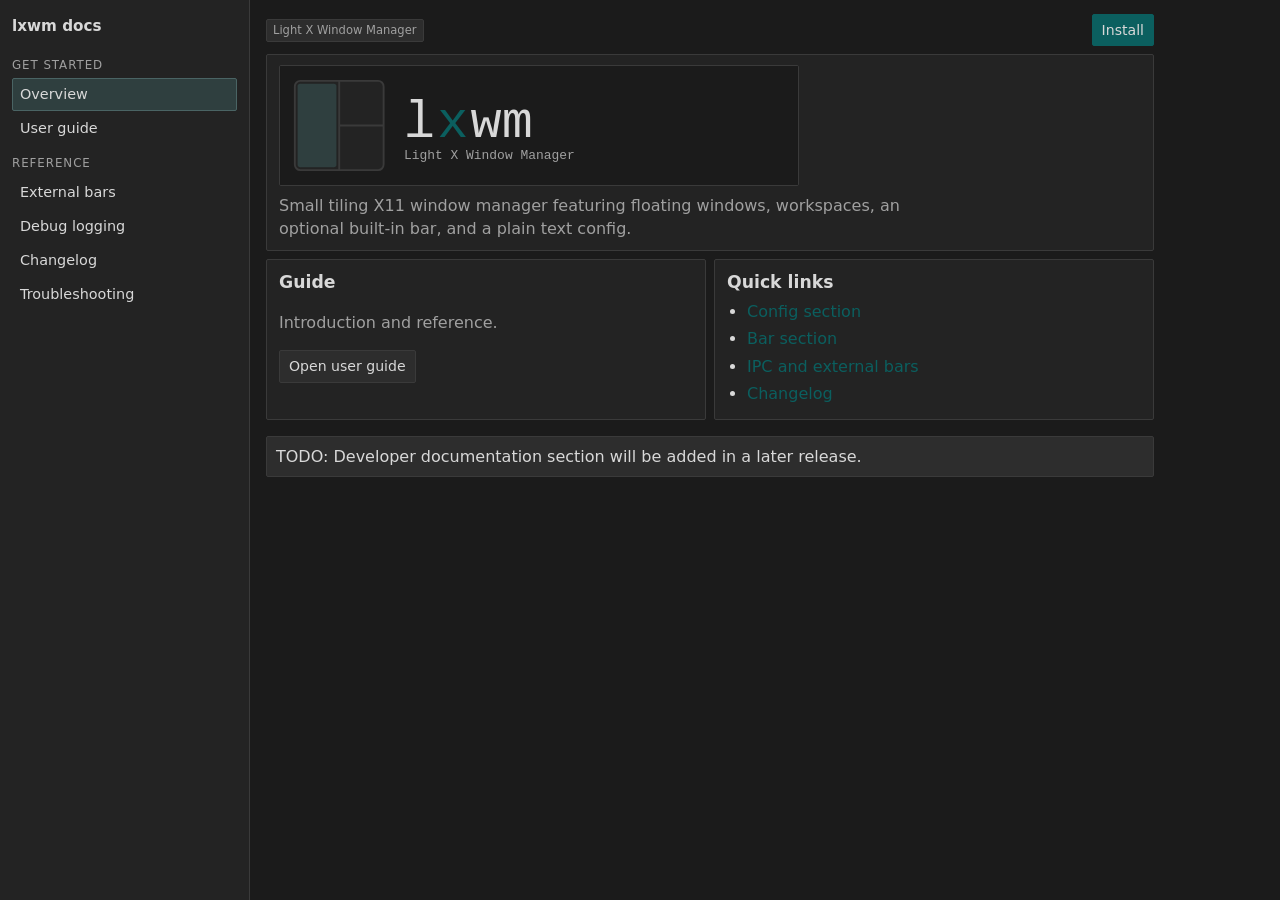
<file: docs/index.html>
<!DOCTYPE html>
<html lang="en">

<head>
  <meta charset="utf-8" />
  <meta name="viewport" content="width=device-width, initial-scale=1" />
  <title>Docs - lxwm</title>
  <link rel="stylesheet" href="style.css" />
  <link rel="icon" type="image/svg+xml" href="assets/logo/favicon.svg" />
</head>

<body>
  <main class="docs-shell">
    <aside class="sidebar">
      <a class="brand" href="index.html">lxwm docs</a>

      <div class="nav-group">
        <p class="nav-title">Get started</p>
        <ul class="nav-list">
          <li><a class="nav-link active" href="index.html">Overview</a></li>
          <li><a class="nav-link" href="guide/user-guide.html">User guide</a></li>
        </ul>
      </div>

      <div class="nav-group">
        <p class="nav-title">Reference</p>
        <ul class="nav-list">
          <li><a class="nav-link" href="guide/external-bars.html">External bars</a></li>
          <li><a class="nav-link" href="guide/debug-logging.html">Debug logging</a></li>
          <li><a class="nav-link" href="guide/changelog.html">Changelog</a></li>
          <li><a class="nav-link" href="guide/09-troubleshooting.html">Troubleshooting</a></li>
        </ul>
      </div>
    </aside>

    <section class="content">
      <div class="topline">
        <span class="chip">Light X Window Manager</span>
        <a class="btn primary" href="guide/user-guide.html#install">Install</a>
      </div>

      <section class="hero">
        <img class="hero-banner" src="assets/logo/banner.svg" alt="lxwm banner logo" />
        <p>
          Small tiling X11 window manager featuring floating windows, workspaces, an optional built-in bar, and a plain
          text config.
        </p>
      </section>

      <section class="grid-2">
        <article class="card">
          <h2>Guide</h2>
          <p class="muted">Introduction and reference.</p>
          <p><a class="btn" href="guide/user-guide.html">Open user guide</a></p>
        </article>

        <article class="card">
          <h2>Quick links</h2>
          <ul class="list">
            <li><a href="guide/user-guide.html#config">Config section</a></li>
            <li><a href="guide/user-guide.html#bar">Bar section</a></li>
            <li><a href="guide/external-bars.html">IPC and external bars</a></li>
            <li><a href="guide/changelog.html">Changelog</a></li>
          </ul>
        </article>
      </section>

      <div class="note">TODO: Developer documentation section will be added in a later release.</div>
    </section>
  </main>
</body>

</html>
</file>
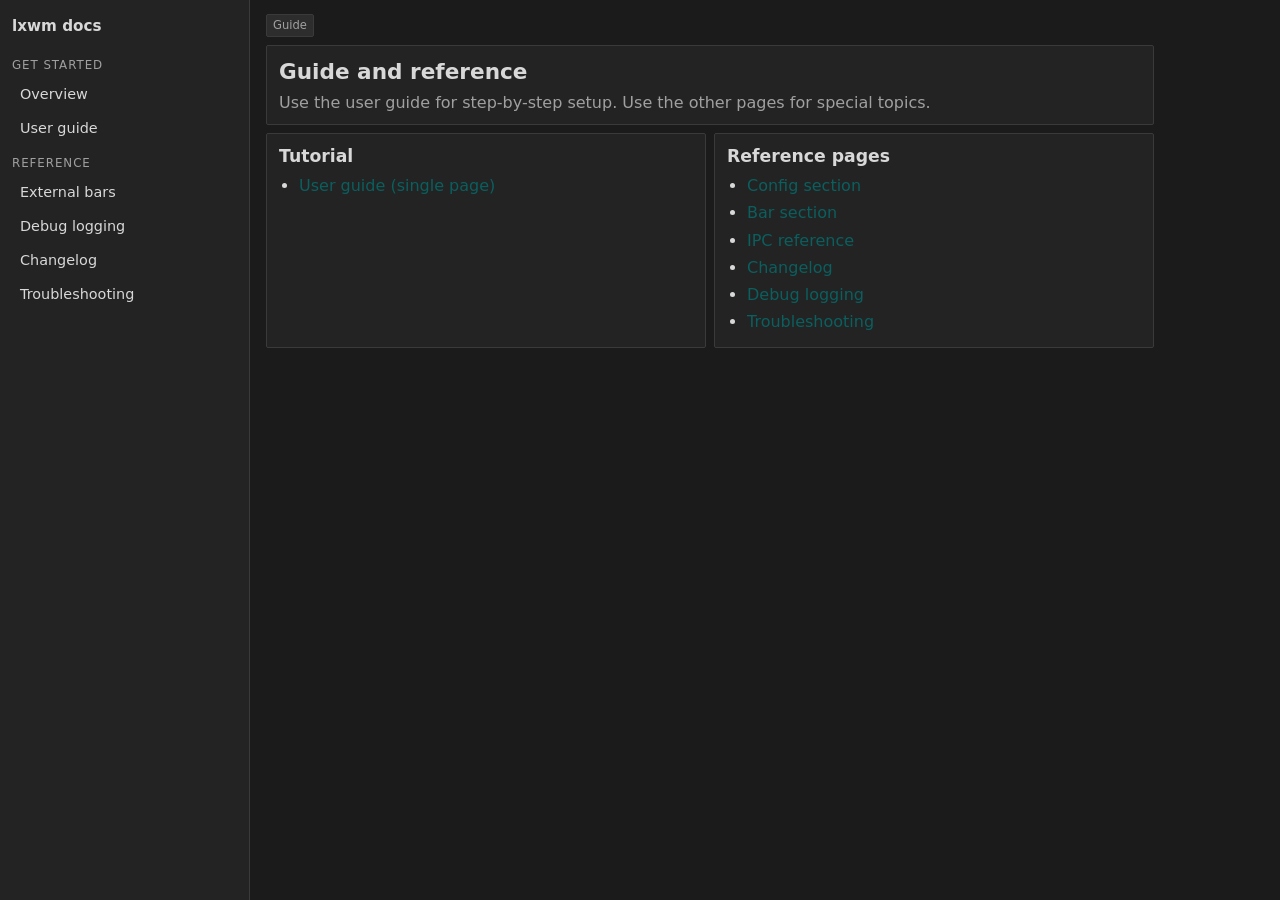
<file: docs/guide/index.html>
<!DOCTYPE html>
<html lang="en">

<head>
  <meta charset="utf-8">
  <meta name="viewport" content="width=device-width, initial-scale=1">
  <title>Docs - lxwm</title>
  <link rel="stylesheet" href="../style.css">
  <link rel="icon" type="image/svg+xml" href="../assets/logo/favicon.svg">
</head>

<body>
  <main class="docs-shell">
    <aside class="sidebar"><a class="brand" href="../index.html">lxwm docs</a>

      <div class="nav-group">
        <p class="nav-title">Get started</p>
        <ul class="nav-list">
          <li><a class="nav-link" href="../index.html">Overview</a></li>
          <li><a class="nav-link" href="user-guide.html">User guide</a></li>
        </ul>
      </div>

      <div class="nav-group">
        <p class="nav-title">Reference</p>
        <ul class="nav-list">
          <li><a class="nav-link" href="external-bars.html">External bars</a></li>
          <li><a class="nav-link" href="debug-logging.html">Debug logging</a></li>
          <li><a class="nav-link" href="changelog.html">Changelog</a></li>
          <li><a class="nav-link" href="09-troubleshooting.html">Troubleshooting</a></li>
        </ul>
      </div>
    </aside>
    <section class="content">
      <div class="topline"><span class="chip">Guide</span></div>

      <section class="hero">
        <h1>Guide and reference</h1>
        <p>Use the user guide for step-by-step setup. Use the other pages for special topics.</p>
      </section>
      <section class="grid-2">
        <article class="card">
          <h2>Tutorial</h2>
          <ul class="list">
            <li><a href="user-guide.html">User guide (single page)</a></li>
          </ul>
        </article>
        <article class="card">
          <h2>Reference pages</h2>
          <ul class="list">
            <li><a href="user-guide.html#config">Config section</a></li>
            <li><a href="user-guide.html#bar">Bar section</a></li>
            <li><a href="external-bars.html">IPC reference</a></li>
            <li><a href="changelog.html">Changelog</a></li>
            <li><a href="debug-logging.html">Debug logging</a></li>
            <li><a href="09-troubleshooting.html">Troubleshooting</a></li>
          </ul>
        </article>
      </section>
    </section>
  </main>
</body>

</html>
</file>
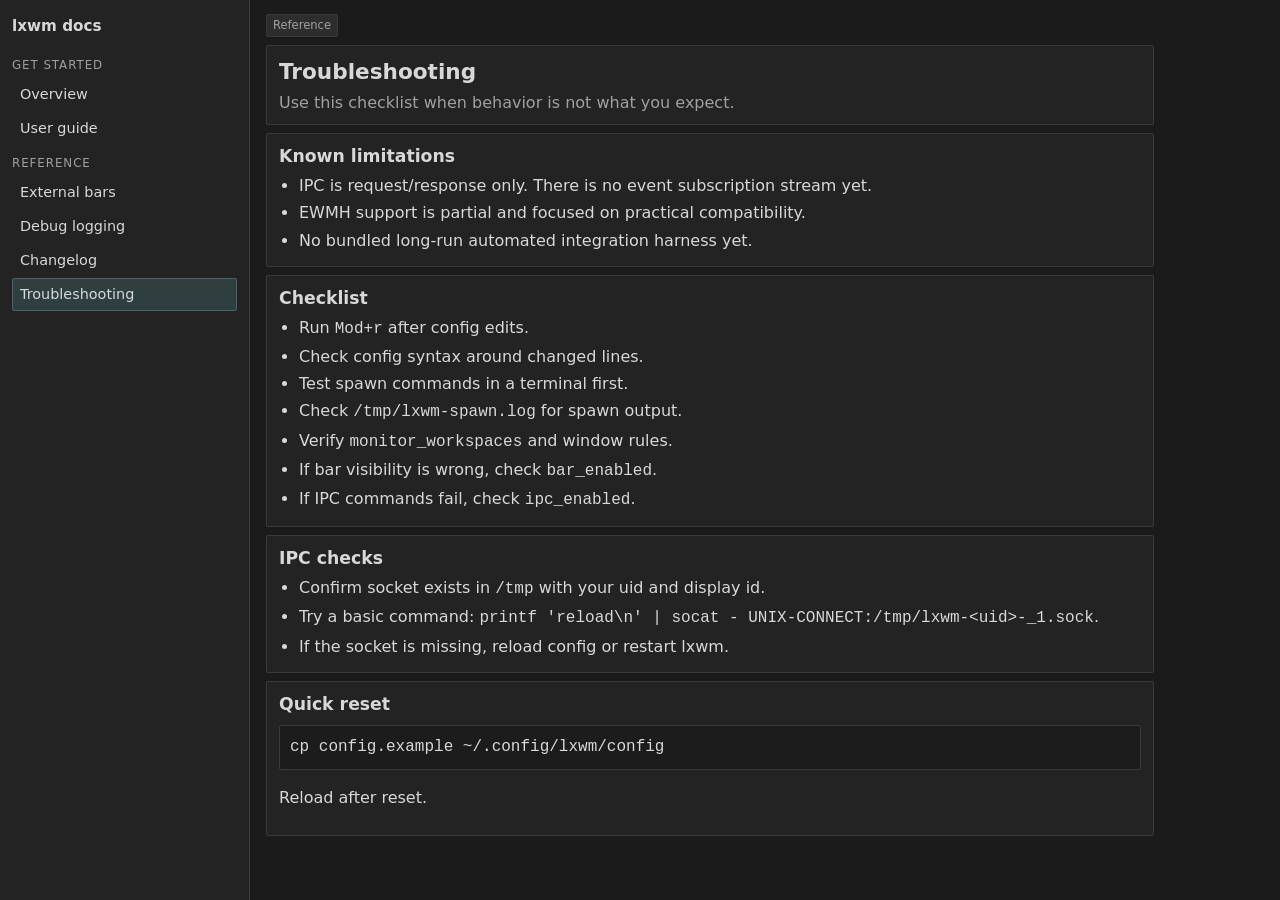
<file: docs/guide/09-troubleshooting.html>
<!DOCTYPE html>
<html lang="en">

<head>
  <meta charset="utf-8">
  <meta name="viewport" content="width=device-width, initial-scale=1">
  <title>Troubleshooting - lxwm</title>
  <link rel="stylesheet" href="../style.css">
  <link rel="icon" type="image/svg+xml" href="../assets/logo/favicon.svg">
</head>

<body>
  <main class="docs-shell">
    <aside class="sidebar"><a class="brand" href="../index.html">lxwm docs</a>
      <div class="nav-group">
        <p class="nav-title">Get started</p>
        <ul class="nav-list">
          <li><a class="nav-link" href="../index.html">Overview</a></li>
          <li><a class="nav-link" href="user-guide.html">User guide</a></li>
        </ul>
      </div>
      <div class="nav-group">
        <p class="nav-title">Reference</p>
        <ul class="nav-list">
          <li><a class="nav-link" href="external-bars.html">External bars</a></li>
          <li><a class="nav-link" href="debug-logging.html">Debug logging</a></li>
          <li><a class="nav-link" href="changelog.html">Changelog</a></li>
          <li><a class="nav-link active" href="09-troubleshooting.html">Troubleshooting</a></li>
        </ul>
      </div>
    </aside>
    <section class="content">
      <div class="topline"><span class="chip">Reference</span></div>
      <section class="hero">
        <h1>Troubleshooting</h1>
        <p>Use this checklist when behavior is not what you expect.</p>
      </section>
      <section class="section" id="known-limits">
        <h2>Known limitations</h2>
        <ul class="list">
          <li>IPC is request/response only. There is no event subscription stream yet.</li>
          <li>EWMH support is partial and focused on practical compatibility.</li>
          <li>No bundled long-run automated integration harness yet.</li>
        </ul>
      </section>
      <section class="section">
        <h2>Checklist</h2>
        <ul class="list">
          <li>Run <code>Mod+r</code> after config edits.</li>
          <li>Check config syntax around changed lines.</li>
          <li>Test spawn commands in a terminal first.</li>
          <li>Check <code>/tmp/lxwm-spawn.log</code> for spawn output.</li>
          <li>Verify <code>monitor_workspaces</code> and window rules.</li>
          <li>If bar visibility is wrong, check <code>bar_enabled</code>.</li>
          <li>If IPC commands fail, check <code>ipc_enabled</code>.</li>
        </ul>
      </section>
      <section class="section">
        <h2>IPC checks</h2>
        <ul class="list">
          <li>Confirm socket exists in <code>/tmp</code> with your uid and display id.</li>
          <li>Try a basic command: <code>printf 'reload\n' | socat - UNIX-CONNECT:/tmp/lxwm-&lt;uid&gt;-_1.sock</code>.
          </li>
          <li>If the socket is missing, reload config or restart lxwm.</li>
        </ul>
      </section>
      <section class="section">
        <h2>Quick reset</h2>
        <pre><code>cp config.example ~/.config/lxwm/config</code></pre>
        <p>Reload after reset.</p>
      </section>
    </section>
  </main>
</body>

</html>
</file>
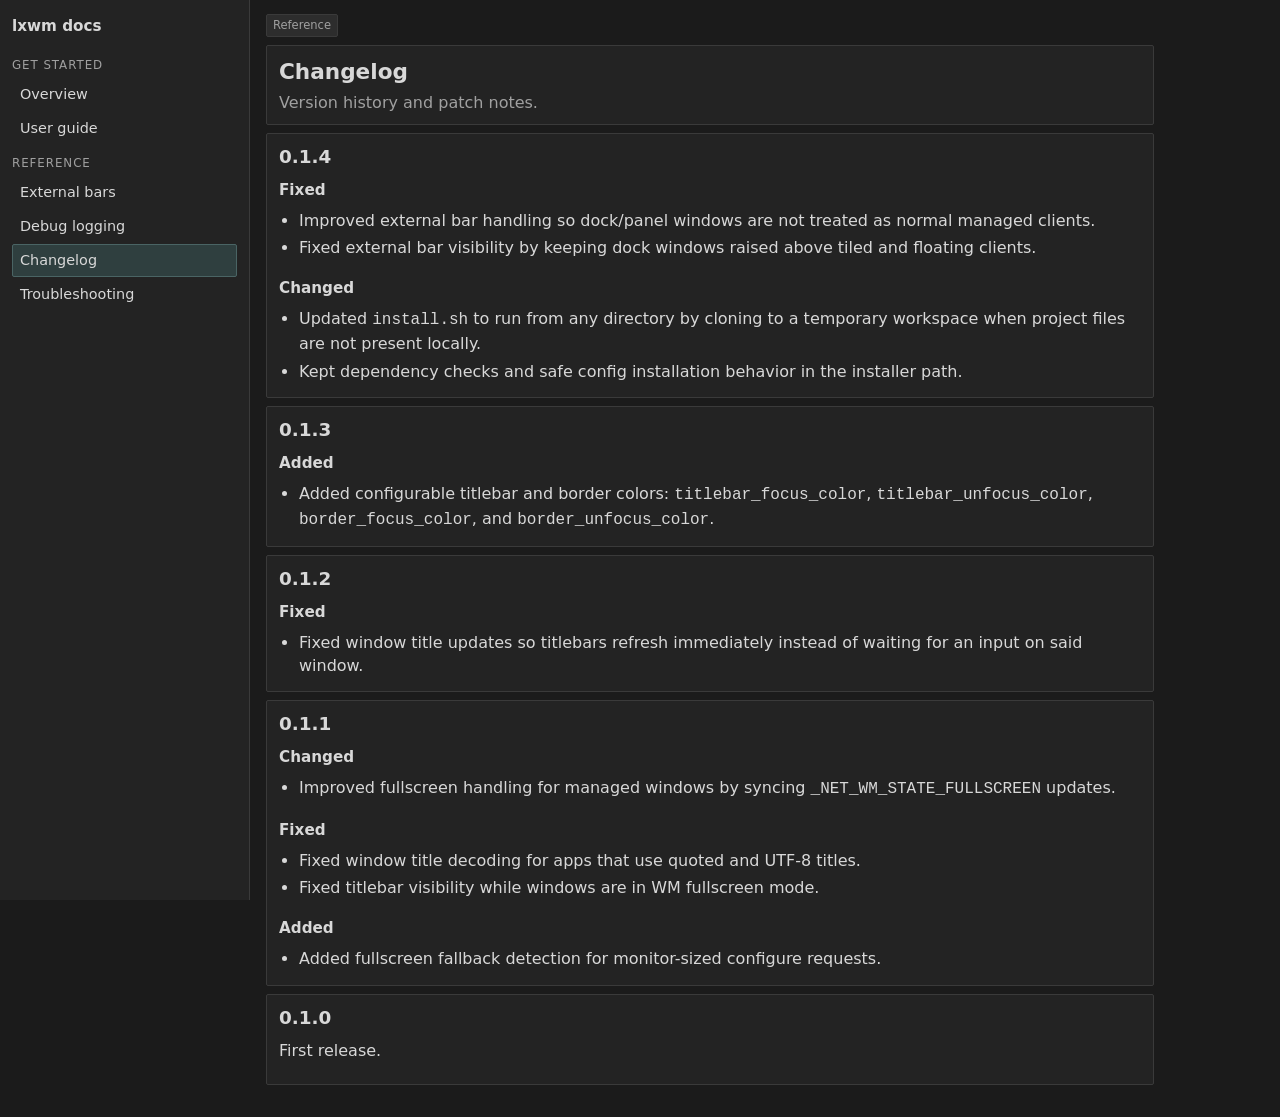
<file: docs/guide/changelog.html>
<!DOCTYPE html>
<html lang="en">

<head>
  <meta charset="utf-8">
  <meta name="viewport" content="width=device-width, initial-scale=1">
  <title>Changelog - lxwm</title>
  <link rel="stylesheet" href="../style.css">
  <link rel="icon" type="image/svg+xml" href="../assets/logo/favicon.svg">
</head>

<body>
  <main class="docs-shell">
    <aside class="sidebar"><a class="brand" href="../index.html">lxwm docs</a>

      <div class="nav-group">
        <p class="nav-title">Get started</p>
        <ul class="nav-list">
          <li><a class="nav-link" href="../index.html">Overview</a></li>
          <li><a class="nav-link" href="user-guide.html">User guide</a></li>
        </ul>
      </div>

      <div class="nav-group">
        <p class="nav-title">Reference</p>
        <ul class="nav-list">
          <li><a class="nav-link" href="external-bars.html">External bars</a></li>
          <li><a class="nav-link" href="debug-logging.html">Debug logging</a></li>
          <li><a class="nav-link active" href="changelog.html">Changelog</a></li>
          <li><a class="nav-link" href="09-troubleshooting.html">Troubleshooting</a></li>
        </ul>
      </div>
    </aside>
    <section class="content">
      <div class="topline">
        <span class="chip">Reference</span>
      </div>

      <section class="hero">
        <h1>Changelog</h1>
        <p>Version history and patch notes.</p>
      </section>
      <section class="section release-notes">
        <h2>0.1.4</h2>
        <h3>Fixed</h3>
        <ul class="list">
          <li>Improved external bar handling so dock/panel windows are not treated as normal managed clients.</li>
          <li>Fixed external bar visibility by keeping dock windows raised above tiled and floating clients.</li>
        </ul>
        <h3>Changed</h3>
        <ul class="list">
          <li>Updated <code>install.sh</code> to run from any directory by cloning to a temporary workspace when project files are not present locally.</li>
          <li>Kept dependency checks and safe config installation behavior in the installer path.</li>
        </ul>
      </section>
      <section class="section release-notes">
        <h2>0.1.3</h2>
        <h3>Added</h3>
        <ul class="list">
          <li>Added configurable titlebar and border colors: <code>titlebar_focus_color</code>,
            <code>titlebar_unfocus_color</code>, <code>border_focus_color</code>, and
            <code>border_unfocus_color</code>.
          </li>
        </ul>
      </section>
      <section class="section release-notes">
        <h2>0.1.2</h2>
        <h3>Fixed</h3>
        <ul class="list">
          <li>Fixed window title updates so titlebars refresh immediately instead of waiting for an input on said
            window.</li>
        </ul>
      </section>
      <section class="section release-notes">
        <h2>0.1.1</h2>
        <h3>Changed</h3>
        <ul class="list">
          <li>Improved fullscreen handling for managed windows by syncing <code>_NET_WM_STATE_FULLSCREEN</code> updates.
          </li>
        </ul>
        <h3>Fixed</h3>
        <ul class="list">
          <li>Fixed window title decoding for apps that use quoted and UTF-8 titles.</li>
          <li>Fixed titlebar visibility while windows are in WM fullscreen mode.</li>
        </ul>
        <h3>Added</h3>
        <ul class="list">
          <li>Added fullscreen fallback detection for monitor-sized configure requests.</li>
        </ul>
      </section>
      <section class="section release-notes">
        <h2>0.1.0</h2>
        <p>First release.</p>
      </section>
    </section>
  </main>
</body>

</html>
</file>
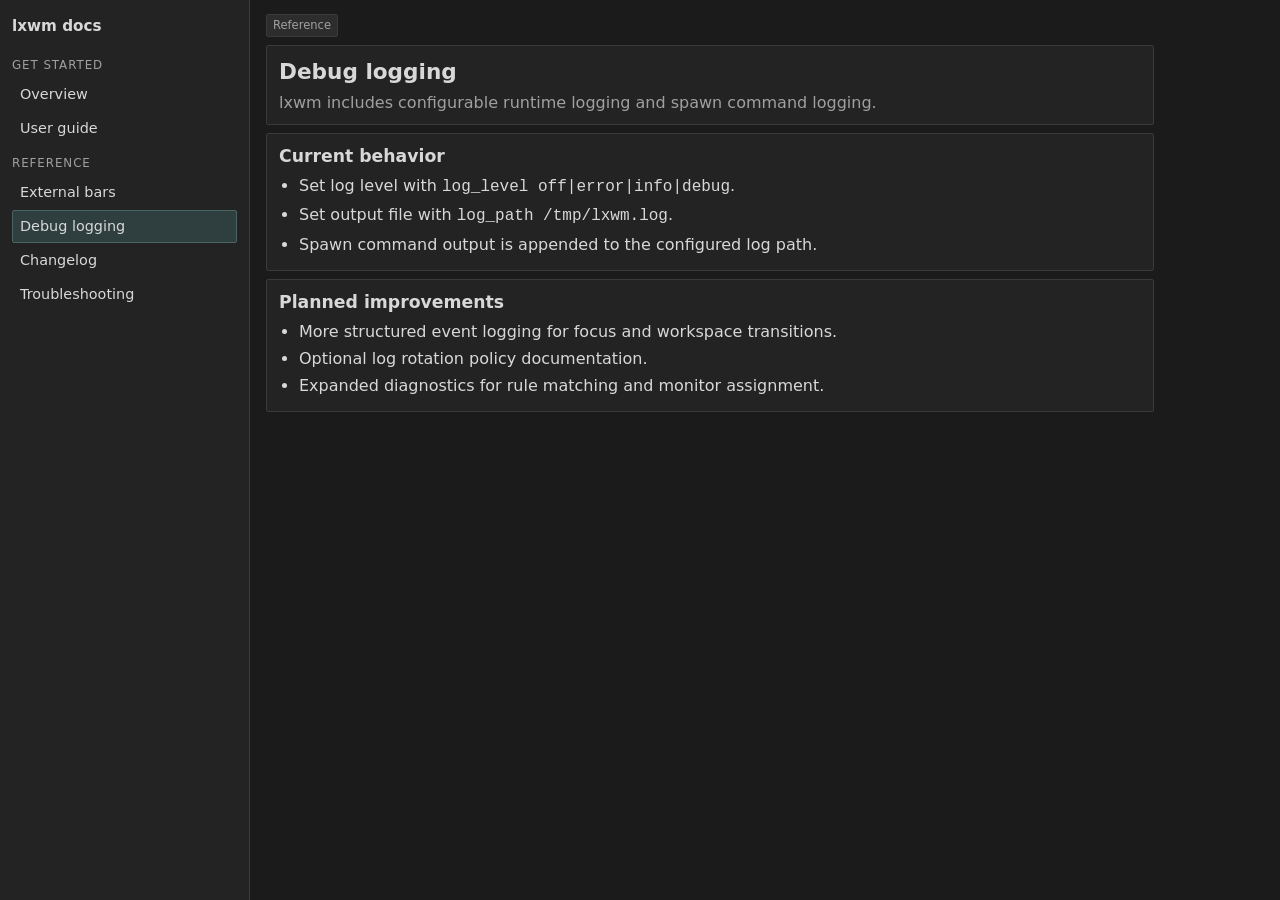
<file: docs/guide/debug-logging.html>
<!DOCTYPE html>
<html lang="en">

<head>
  <meta charset="utf-8">
  <meta name="viewport" content="width=device-width, initial-scale=1">
  <title>Debug logging - lxwm</title>
  <link rel="stylesheet" href="../style.css">
  <link rel="icon" type="image/svg+xml" href="../assets/logo/favicon.svg">
</head>

<body>
  <main class="docs-shell">
    <aside class="sidebar"><a class="brand" href="../index.html">lxwm docs</a>

      <div class="nav-group">
        <p class="nav-title">Get started</p>
        <ul class="nav-list">
          <li><a class="nav-link" href="../index.html">Overview</a></li>
          <li><a class="nav-link" href="user-guide.html">User guide</a></li>
        </ul>
      </div>

      <div class="nav-group">
        <p class="nav-title">Reference</p>
        <ul class="nav-list">
          <li><a class="nav-link" href="external-bars.html">External bars</a></li>
          <li><a class="nav-link active" href="debug-logging.html">Debug logging</a></li>
          <li><a class="nav-link" href="changelog.html">Changelog</a></li>
          <li><a class="nav-link" href="09-troubleshooting.html">Troubleshooting</a></li>
        </ul>
      </div>
    </aside>
    <section class="content">
      <div class="topline"><span class="chip">Reference</span></div>

      <section class="hero">
        <h1>Debug logging</h1>
        <p>lxwm includes configurable runtime logging and spawn command logging.</p>
      </section>
      <section class="section">
        <h2>Current behavior</h2>
        <ul class="list">
          <li>Set log level with <code>log_level off|error|info|debug</code>.</li>
          <li>Set output file with <code>log_path /tmp/lxwm.log</code>.</li>
          <li>Spawn command output is appended to the configured log path.</li>
        </ul>
      </section>
      <section class="section">
        <h2>Planned improvements</h2>
        <ul class="list">
          <li>More structured event logging for focus and workspace transitions.</li>
          <li>Optional log rotation policy documentation.</li>
          <li>Expanded diagnostics for rule matching and monitor assignment.</li>
        </ul>
      </section>
    </section>
  </main>
</body>

</html>
</file>
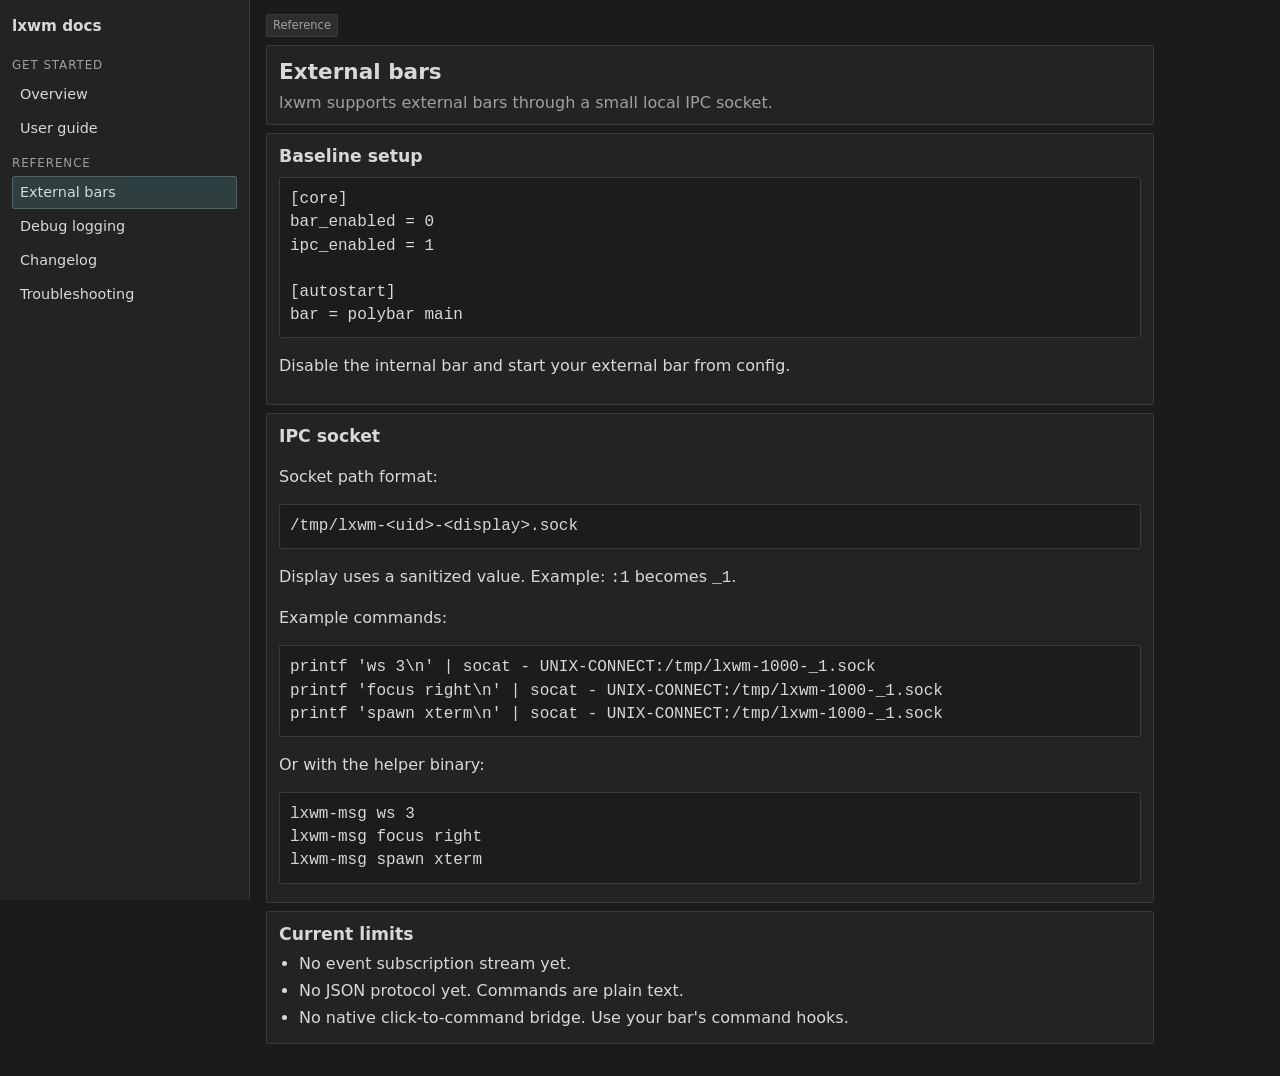
<file: docs/guide/external-bars.html>
<!DOCTYPE html>
<html lang="en">

<head>
  <meta charset="utf-8">
  <meta name="viewport" content="width=device-width, initial-scale=1">
  <title>External bars - lxwm</title>
  <link rel="stylesheet" href="../style.css">
  <link rel="icon" type="image/svg+xml" href="../assets/logo/favicon.svg">
</head>

<body>
  <main class="docs-shell">
    <aside class="sidebar"><a class="brand" href="../index.html">lxwm docs</a>
      <div class="nav-group">
        <p class="nav-title">Get started</p>
        <ul class="nav-list">
          <li><a class="nav-link" href="../index.html">Overview</a></li>
          <li><a class="nav-link" href="user-guide.html">User guide</a></li>
        </ul>
      </div>
      <div class="nav-group">
        <p class="nav-title">Reference</p>
        <ul class="nav-list">
          <li><a class="nav-link active" href="external-bars.html">External bars</a></li>
          <li><a class="nav-link" href="debug-logging.html">Debug logging</a></li>
          <li><a class="nav-link" href="changelog.html">Changelog</a></li>
          <li><a class="nav-link" href="09-troubleshooting.html">Troubleshooting</a></li>
        </ul>
      </div>
    </aside>
    <section class="content">
      <div class="topline"><span class="chip">Reference</span></div>
      <section class="hero">
        <h1>External bars</h1>
        <p>lxwm supports external bars through a small local IPC socket.</p>
      </section>
      <section class="section">
        <h2>Baseline setup</h2>
        <pre><code>[core]
bar_enabled = 0
ipc_enabled = 1

[autostart]
bar = polybar main</code></pre>
        <p>Disable the internal bar and start your external bar from config.</p>
      </section>
      <section class="section">
        <h2>IPC socket</h2>
        <p>Socket path format:</p>
        <pre><code>/tmp/lxwm-&lt;uid&gt;-&lt;display&gt;.sock</code></pre>
        <p>Display uses a sanitized value. Example: <code>:1</code> becomes <code>_1</code>.</p>
        <p>Example commands:</p>
        <pre><code>printf 'ws 3\n' | socat - UNIX-CONNECT:/tmp/lxwm-1000-_1.sock
printf 'focus right\n' | socat - UNIX-CONNECT:/tmp/lxwm-1000-_1.sock
printf 'spawn xterm\n' | socat - UNIX-CONNECT:/tmp/lxwm-1000-_1.sock</code></pre>
        <p>Or with the helper binary:</p>
        <pre><code>lxwm-msg ws 3
lxwm-msg focus right
lxwm-msg spawn xterm</code></pre>
      </section>
      <section class="section">
        <h2>Current limits</h2>
        <ul class="list">
          <li>No event subscription stream yet.</li>
          <li>No JSON protocol yet. Commands are plain text.</li>
          <li>No native click-to-command bridge. Use your bar's command hooks.</li>
        </ul>
      </section>
    </section>
  </main>
</body>

</html>
</file>
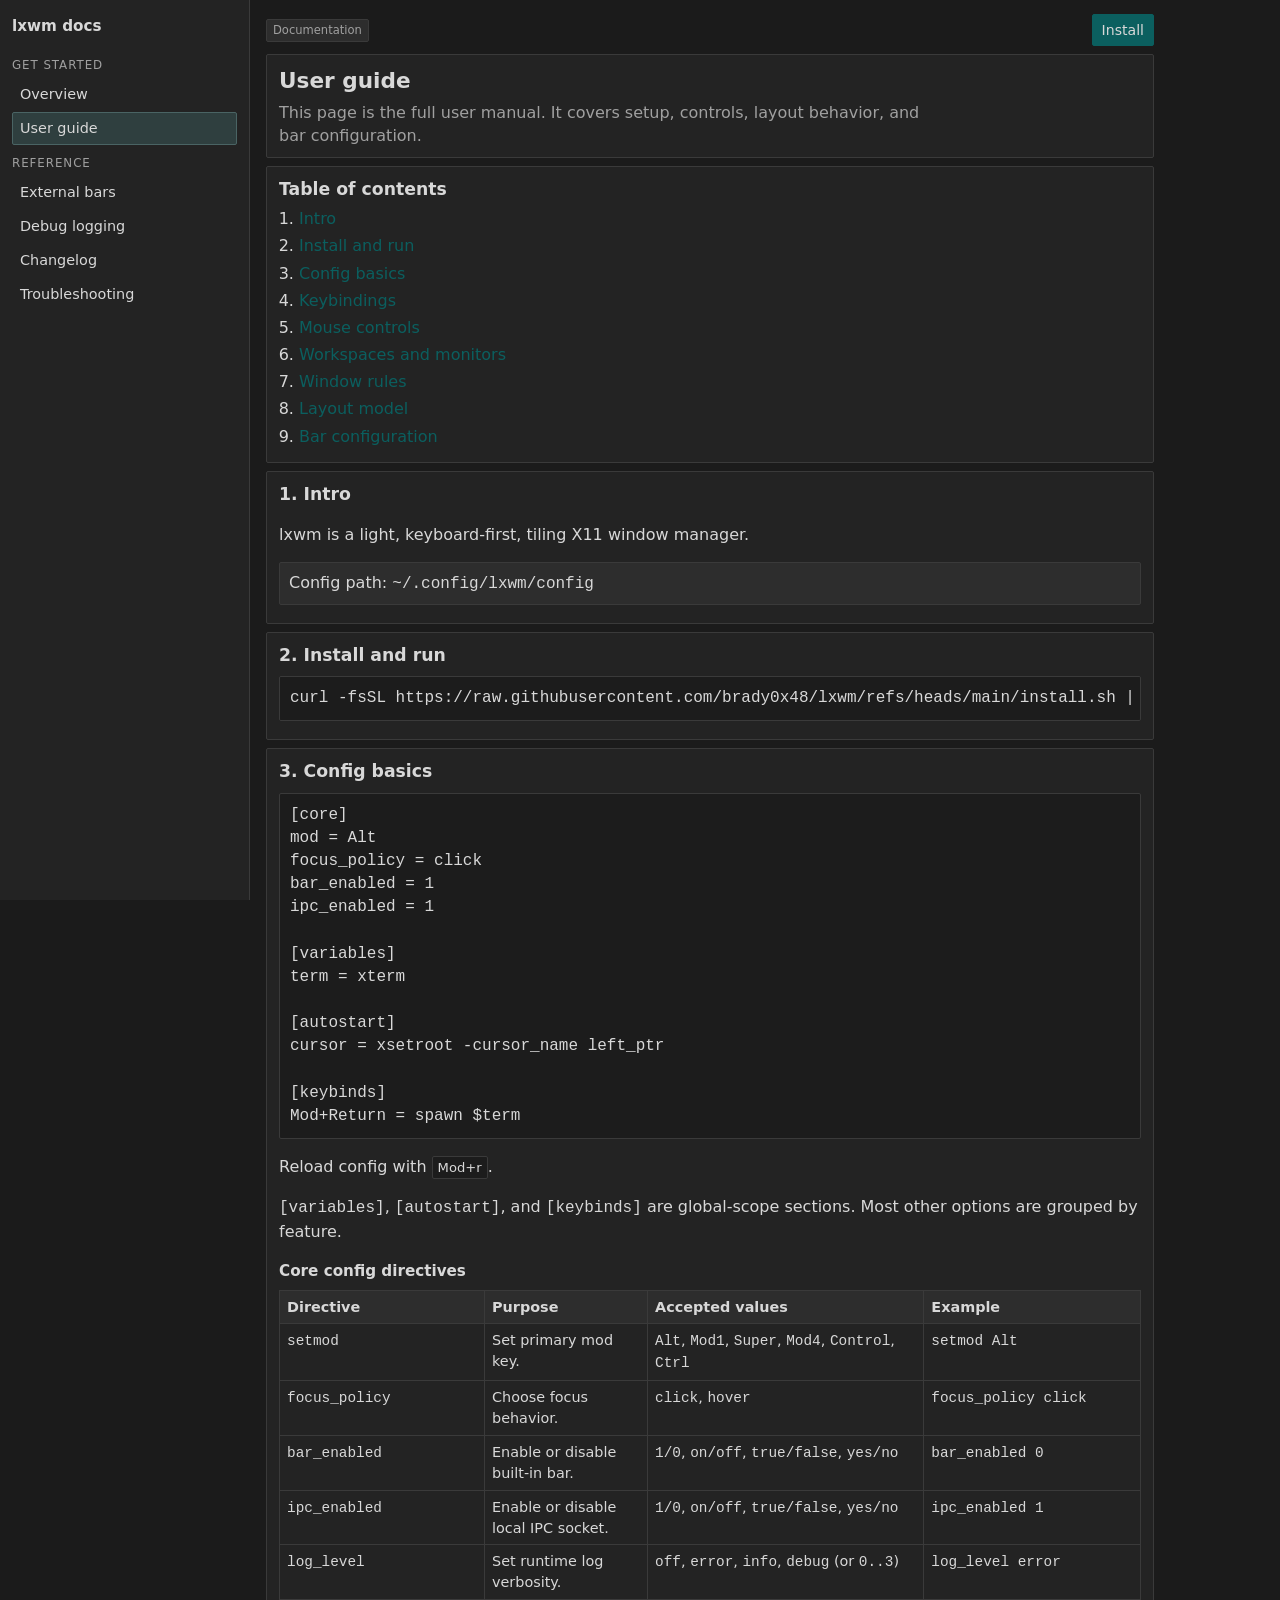
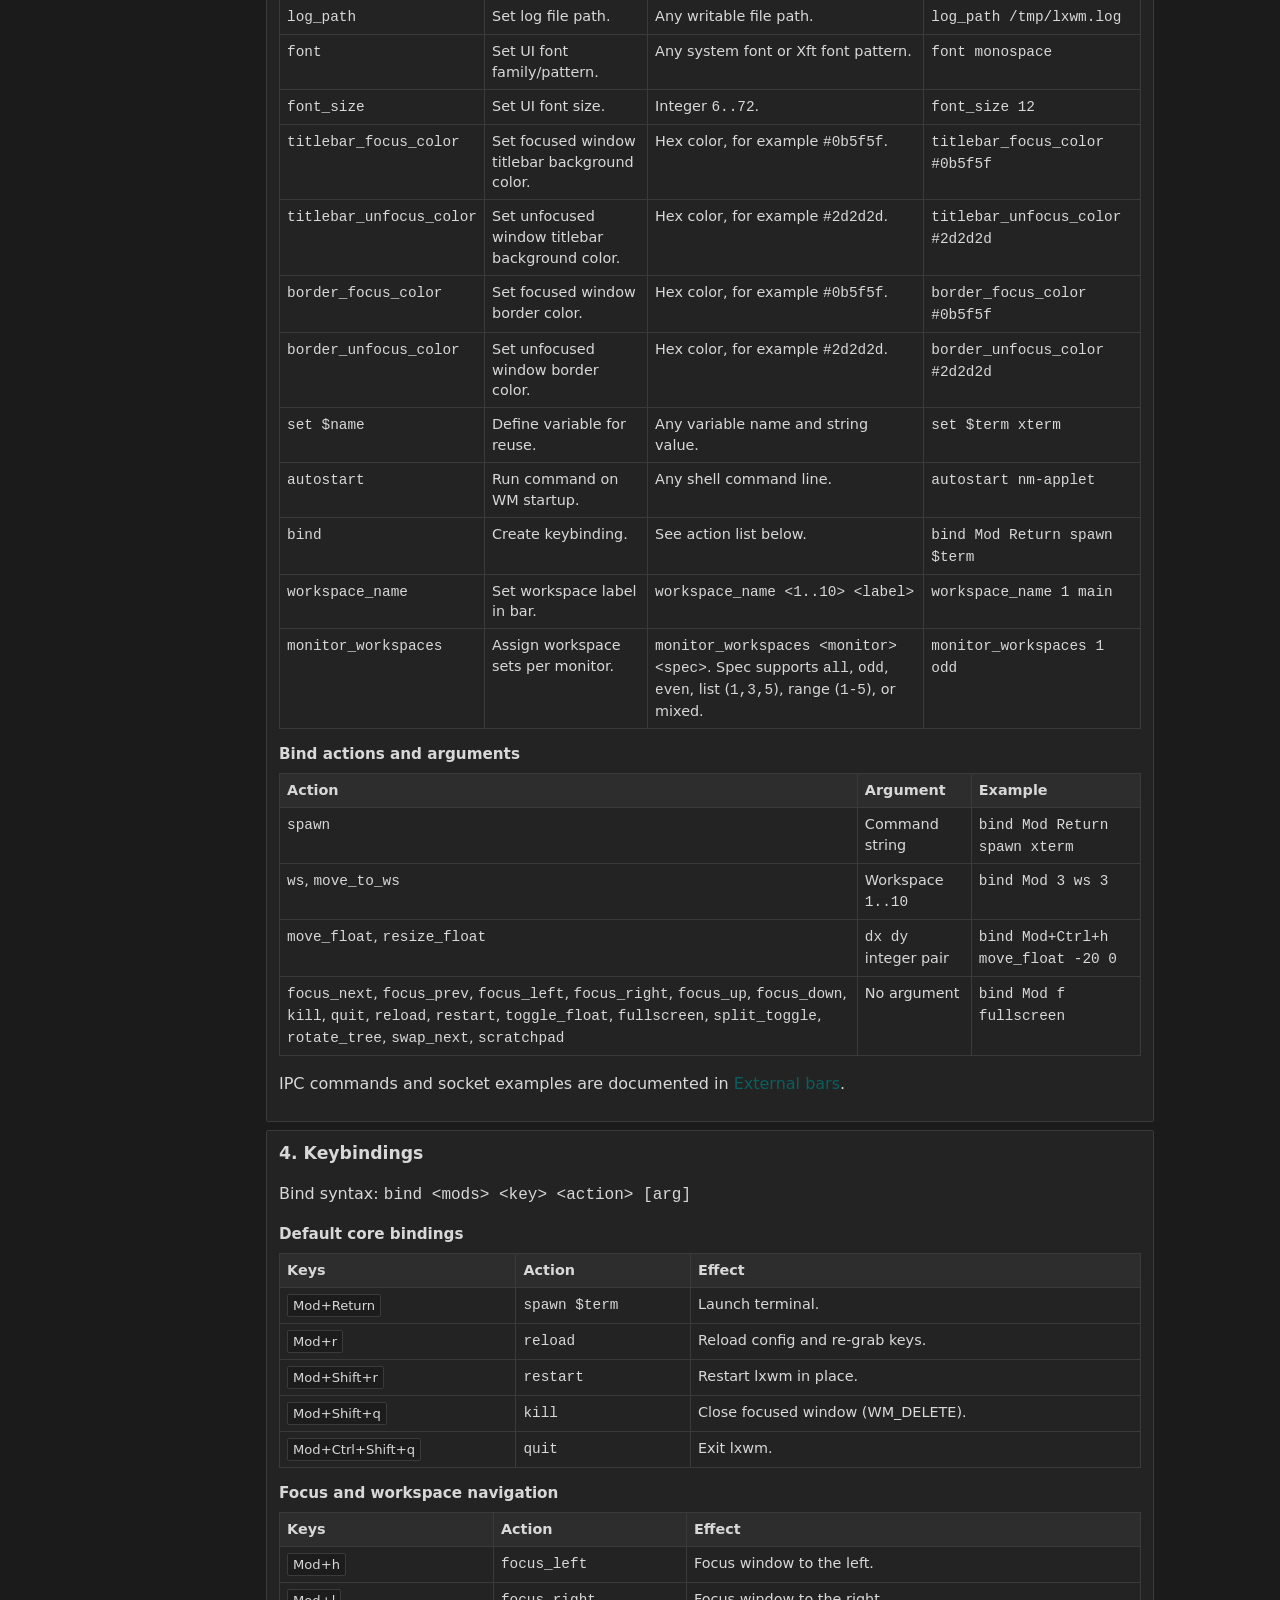
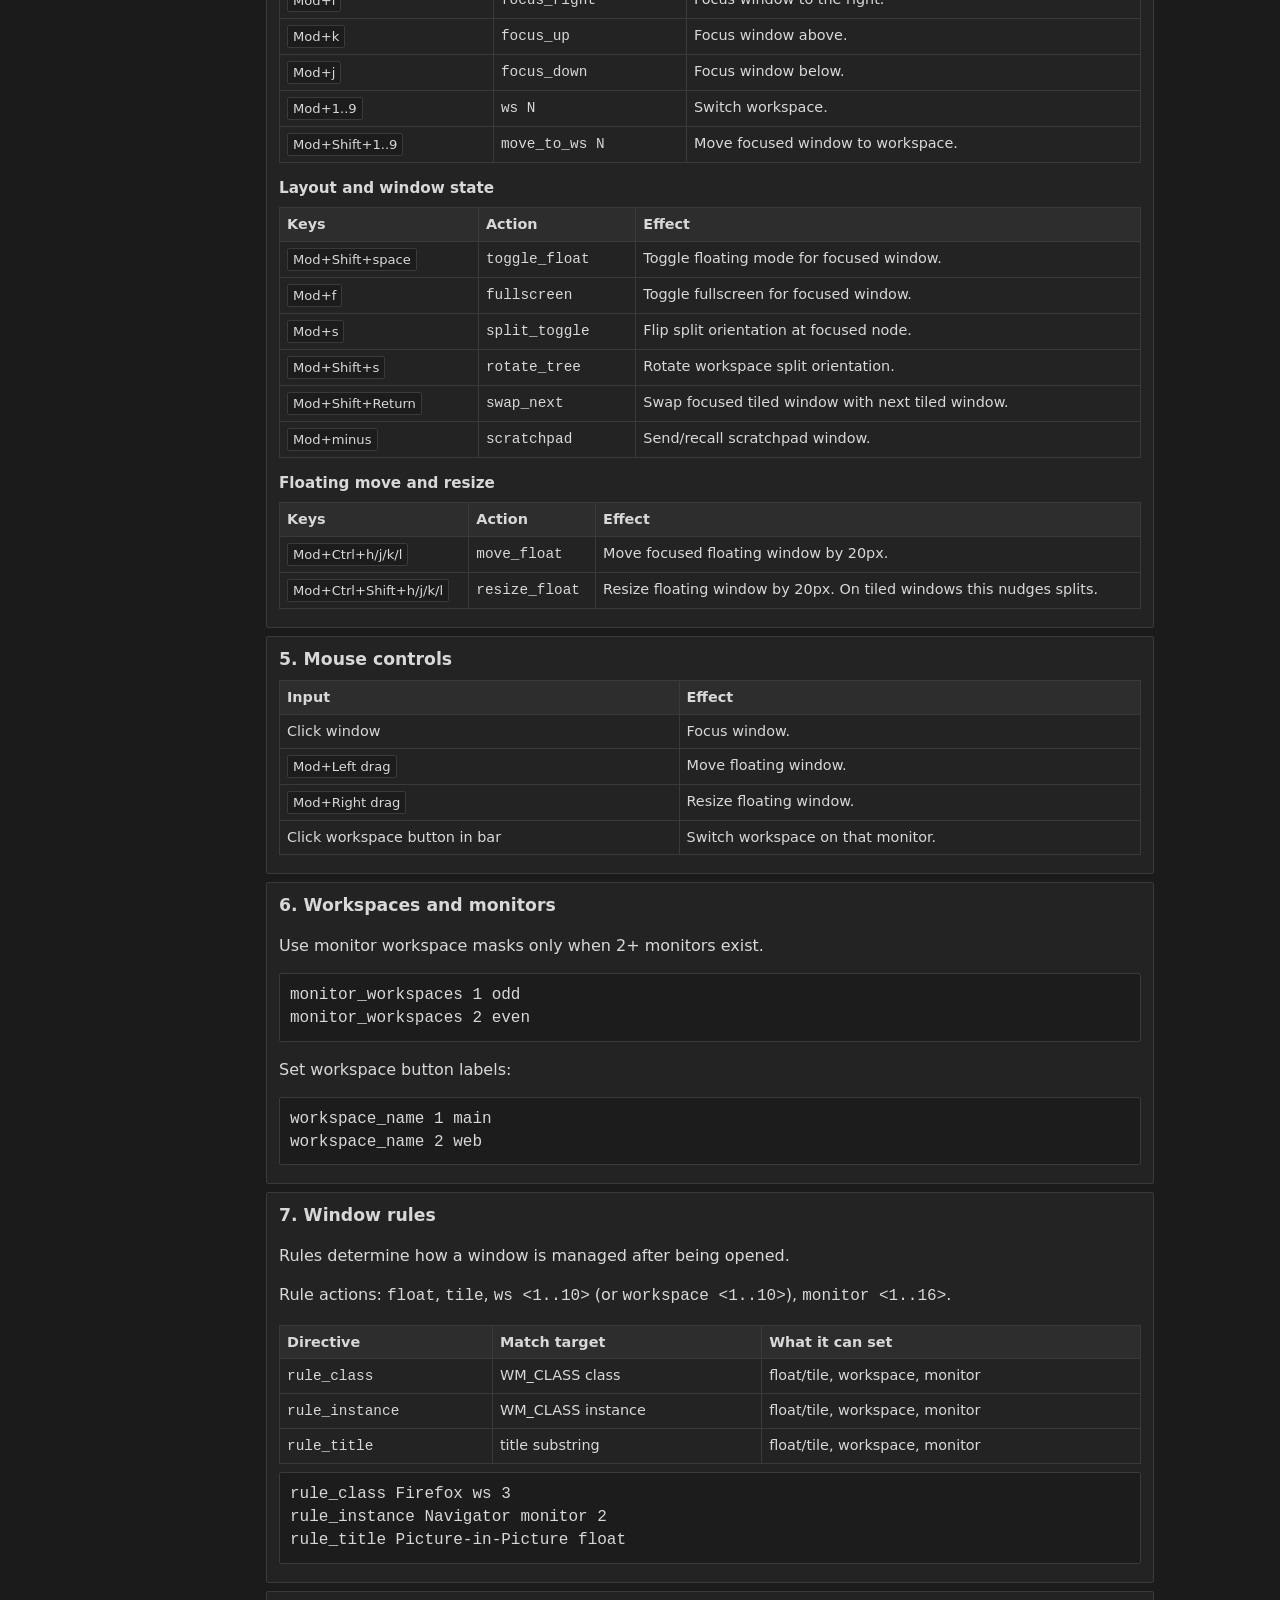
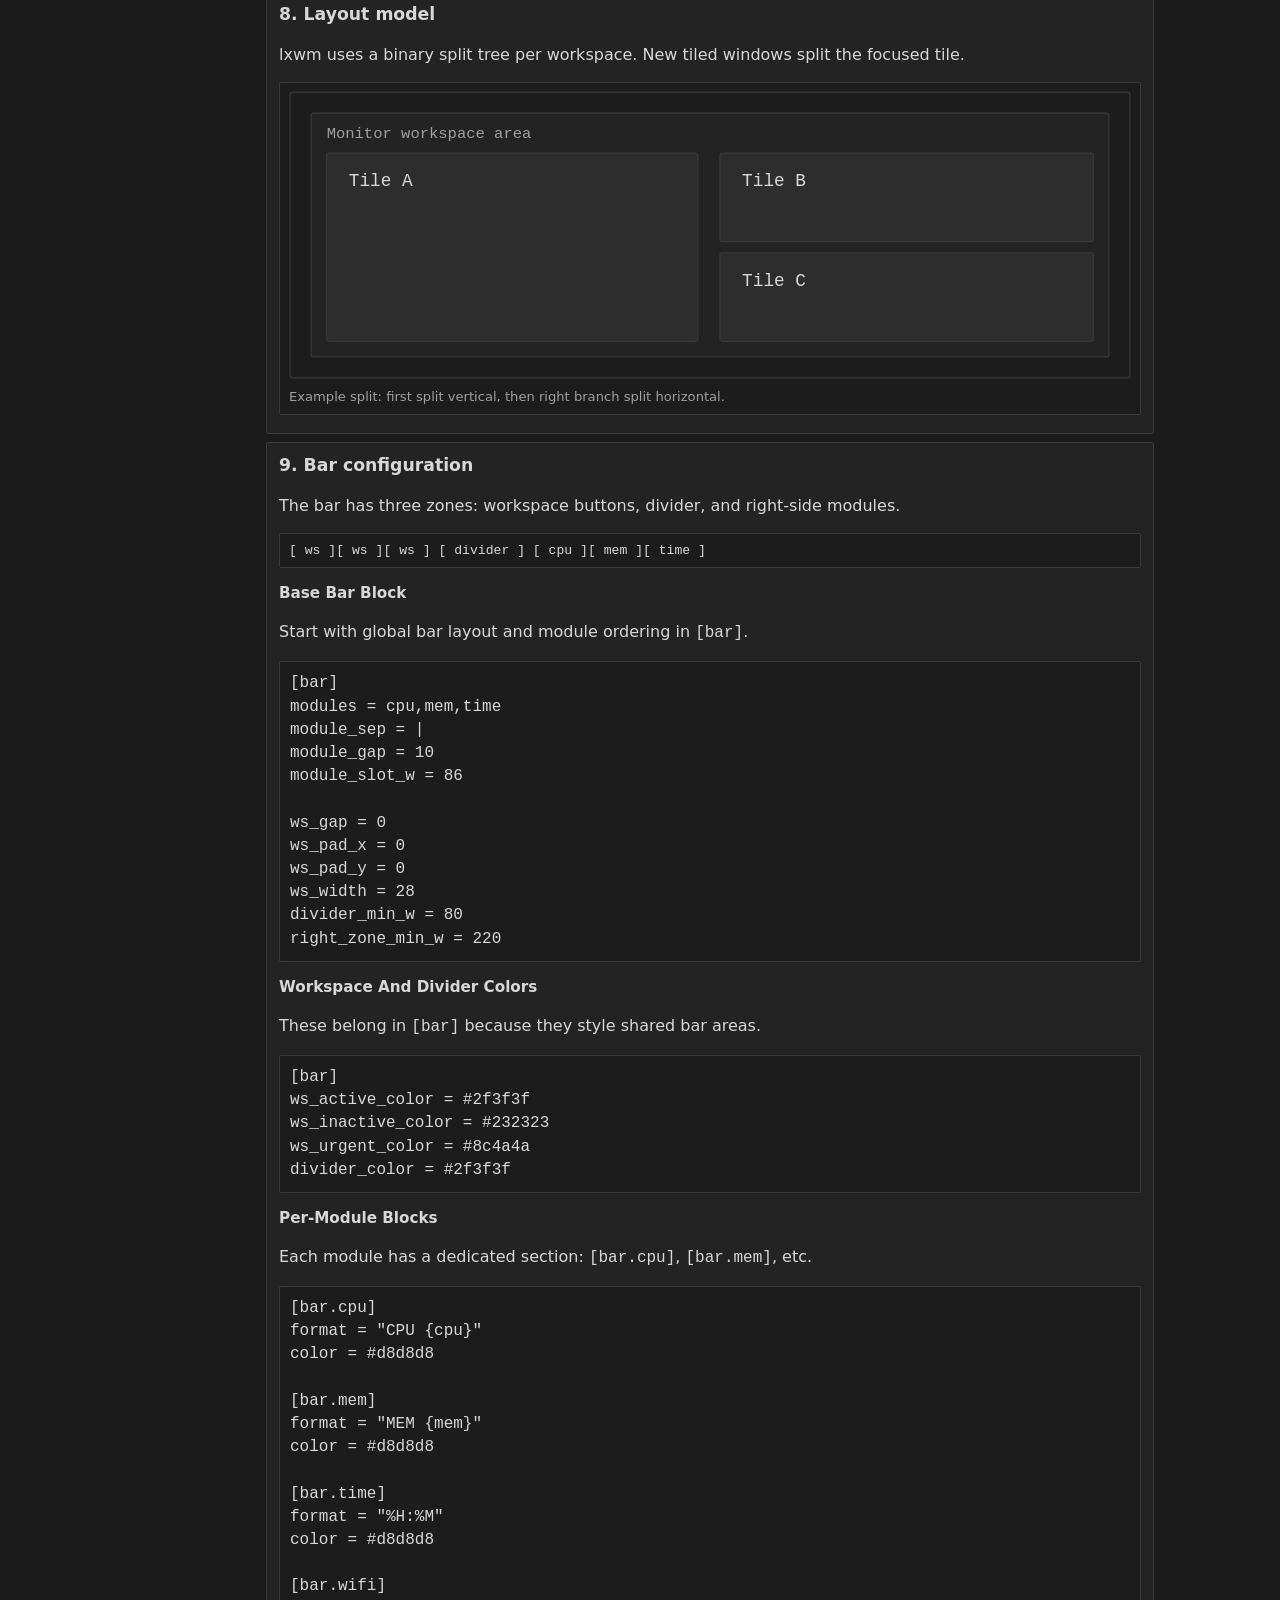
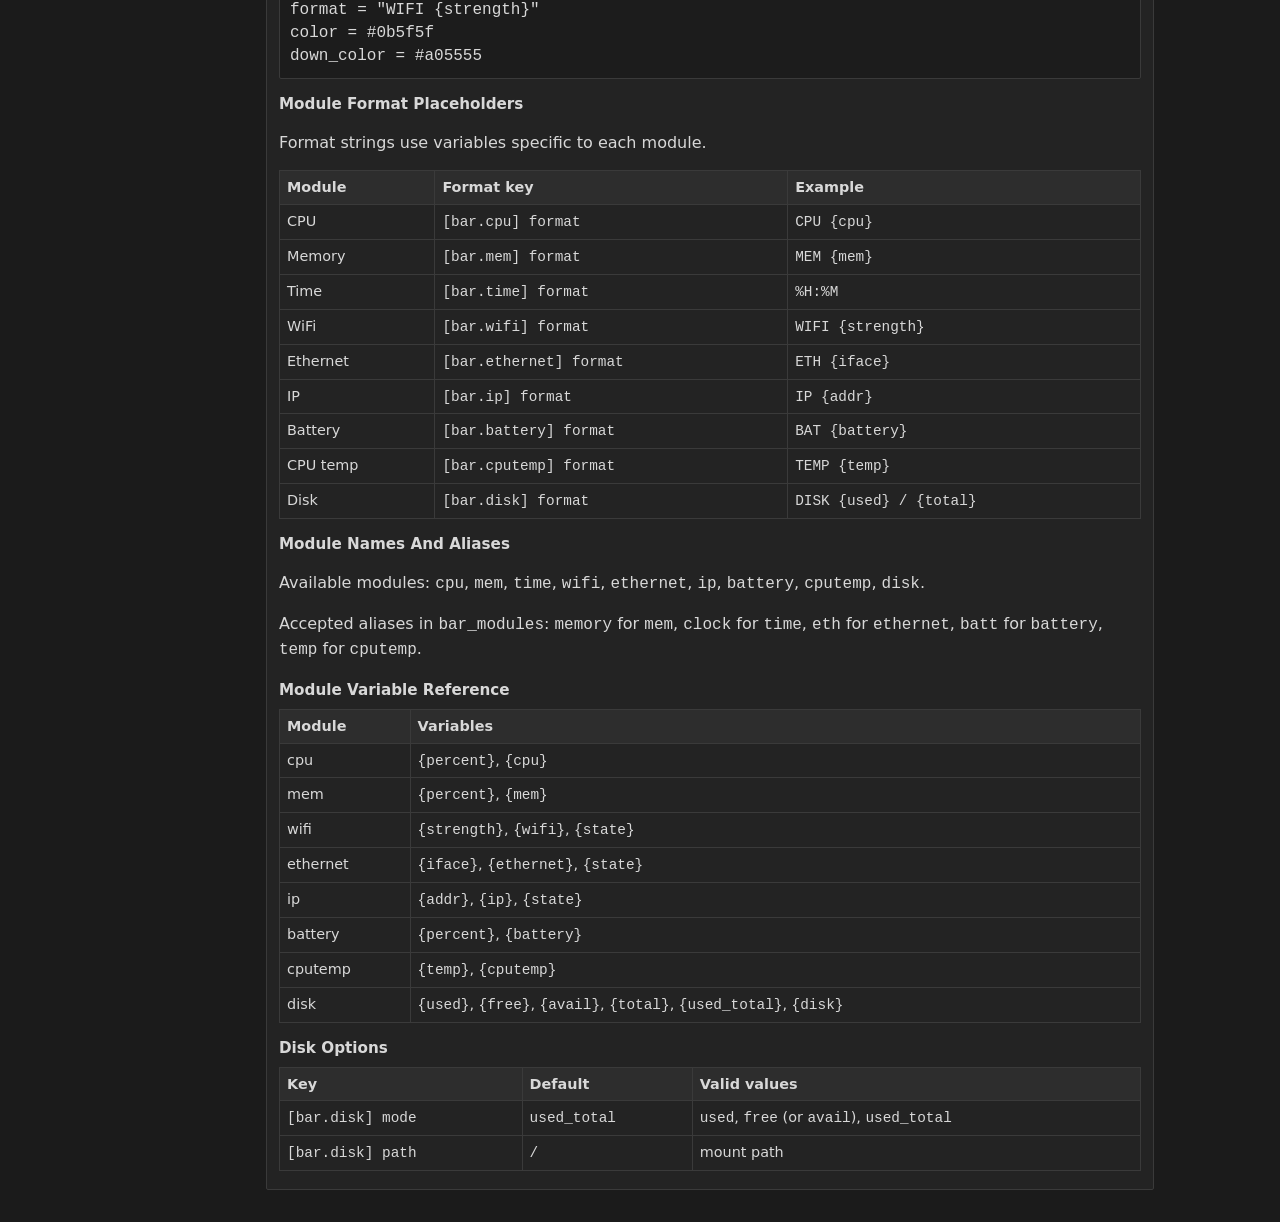
<file: docs/guide/user-guide.html>
<!DOCTYPE html>
<html lang="en">

<head>
  <meta charset="utf-8">
  <meta name="viewport" content="width=device-width, initial-scale=1">
  <title>User guide - lxwm</title>
  <link rel="stylesheet" href="../style.css">
  <link rel="icon" type="image/svg+xml" href="../assets/logo/favicon.svg">
</head>

<body>
  <main class="docs-shell">
    <aside class="sidebar"><a class="brand" href="../index.html">lxwm docs</a>
      <div class="nav-group">
        <p class="nav-title">Get started</p>
        <ul class="nav-list">
          <li><a class="nav-link" href="../index.html">Overview</a></li>
          <li><a class="nav-link active" href="user-guide.html">User guide</a></li>
        </ul>
      </div>
      <div class="nav-group">
        <p class="nav-title">Reference</p>
        <ul class="nav-list">
          <li><a class="nav-link" href="external-bars.html">External bars</a></li>
          <li><a class="nav-link" href="debug-logging.html">Debug logging</a></li>
          <li><a class="nav-link" href="changelog.html">Changelog</a></li>
          <li><a class="nav-link" href="09-troubleshooting.html">Troubleshooting</a></li>
        </ul>
      </div>
    </aside>
    <section class="content">
      <div class="topline">
        <span class="chip">Documentation</span>
        <a class="btn primary" href="#install">Install</a>
      </div>

      <section class="hero">
        <h1>User guide</h1>
        <p>This page is the full user manual. It covers setup, controls, layout behavior, and bar configuration.</p>
      </section>
      <section class="section">
        <h2>Table of contents</h2>
        <ol class="list">
          <li><a href="#intro">Intro</a></li>
          <li><a href="#install">Install and run</a></li>
          <li><a href="#config">Config basics</a></li>
          <li><a href="#keybinds">Keybindings</a></li>
          <li><a href="#mouse">Mouse controls</a></li>
          <li><a href="#workspaces">Workspaces and monitors</a></li>
          <li><a href="#rules">Window rules</a></li>
          <li><a href="#layout">Layout model</a></li>
          <li><a href="#bar">Bar configuration</a></li>
        </ol>
      </section>
      <section id="intro" class="section">
        <h2>1. Intro</h2>
        <p>lxwm is a light, keyboard-first, tiling X11 window manager.</p>
        <div class="note">Config path: <code>~/.config/lxwm/config</code>
        </div>
      </section>
      <section id="install" class="section">
        <h2>2. Install and run</h2>
        <pre><code>curl -fsSL https://raw.githubusercontent.com/brady0x48/lxwm/refs/heads/main/install.sh | sh</code></pre>
      </section>
      <section id="config" class="section">
        <h2>3. Config basics</h2>
        <pre><code>[core]
mod = Alt
focus_policy = click
bar_enabled = 1
ipc_enabled = 1

[variables]
term = xterm

[autostart]
cursor = xsetroot -cursor_name left_ptr

[keybinds]
Mod+Return = spawn $term</code></pre>
        <p>Reload config with <span class="kbd">Mod+r</span>.</p>
        <p><code>[variables]</code>, <code>[autostart]</code>, and <code>[keybinds]</code> are global-scope sections.
          Most other options are grouped by feature.</p>
        <h3>Core config directives</h3>
        <table class="kv-table">
          <thead>
            <tr>
              <th>Directive</th>
              <th>Purpose</th>
              <th>Accepted values</th>
              <th>Example</th>
            </tr>
          </thead>
          <tbody>
            <tr>
              <td><code>setmod</code></td>
              <td>Set primary mod key.</td>
              <td>
                <code>Alt</code>, <code>Mod1</code>, <code>Super</code>, <code>Mod4</code>, <code>Control</code>,
                <code>Ctrl</code>
              </td>
              <td><code>setmod Alt</code></td>
            </tr>
            <tr>
              <td><code>focus_policy</code></td>
              <td>Choose focus behavior.</td>
              <td>
                <code>click</code>, <code>hover</code>
              </td>
              <td><code>focus_policy click</code></td>
            </tr>
            <tr>
              <td><code>bar_enabled</code></td>
              <td>Enable or disable built-in bar.</td>
              <td>
                <code>1/0</code>, <code>on/off</code>, <code>true/false</code>, <code>yes/no</code>
              </td>
              <td><code>bar_enabled 0</code></td>
            </tr>
            <tr>
              <td><code>ipc_enabled</code></td>
              <td>Enable or disable local IPC socket.</td>
              <td>
                <code>1/0</code>, <code>on/off</code>, <code>true/false</code>, <code>yes/no</code>
              </td>
              <td><code>ipc_enabled 1</code></td>
            </tr>
            <tr>
              <td><code>log_level</code></td>
              <td>Set runtime log verbosity.</td>
              <td>
                <code>off</code>, <code>error</code>, <code>info</code>, <code>debug</code> (or <code>0..3</code>)
              </td>
              <td><code>log_level error</code></td>
            </tr>
            <tr>
              <td><code>log_path</code></td>
              <td>Set log file path.</td>
              <td>Any writable file path.</td>
              <td><code>log_path /tmp/lxwm.log</code></td>
            </tr>
            <tr>
              <td><code>font</code></td>
              <td>Set UI font family/pattern.</td>
              <td>Any system font or Xft font pattern.</td>
              <td><code>font monospace</code></td>
            </tr>
            <tr>
              <td><code>font_size</code></td>
              <td>Set UI font size.</td>
              <td>Integer <code>6..72</code>.</td>
              <td><code>font_size 12</code></td>
            </tr>
            <tr>
              <td><code>titlebar_focus_color</code></td>
              <td>Set focused window titlebar background color.</td>
              <td>Hex color, for example <code>#0b5f5f</code>.</td>
              <td><code>titlebar_focus_color #0b5f5f</code></td>
            </tr>
            <tr>
              <td><code>titlebar_unfocus_color</code></td>
              <td>Set unfocused window titlebar background color.</td>
              <td>Hex color, for example <code>#2d2d2d</code>.</td>
              <td><code>titlebar_unfocus_color #2d2d2d</code></td>
            </tr>
            <tr>
              <td><code>border_focus_color</code></td>
              <td>Set focused window border color.</td>
              <td>Hex color, for example <code>#0b5f5f</code>.</td>
              <td><code>border_focus_color #0b5f5f</code></td>
            </tr>
            <tr>
              <td><code>border_unfocus_color</code></td>
              <td>Set unfocused window border color.</td>
              <td>Hex color, for example <code>#2d2d2d</code>.</td>
              <td><code>border_unfocus_color #2d2d2d</code></td>
            </tr>
            <tr>
              <td><code>set $name</code></td>
              <td>Define variable for reuse.</td>
              <td>Any variable name and string value.</td>
              <td><code>set $term xterm</code></td>
            </tr>
            <tr>
              <td><code>autostart</code></td>
              <td>Run command on WM startup.</td>
              <td>Any shell command line.</td>
              <td><code>autostart nm-applet</code></td>
            </tr>
            <tr>
              <td><code>bind</code></td>
              <td>Create keybinding.</td>
              <td>See action list below.</td>
              <td><code>bind Mod Return spawn $term</code></td>
            </tr>
            <tr>
              <td><code>workspace_name</code></td>
              <td>Set workspace label in bar.</td>
              <td><code>workspace_name &lt;1..10&gt; &lt;label&gt;</code></td>
              <td><code>workspace_name 1 main</code></td>
            </tr>
            <tr>
              <td><code>monitor_workspaces</code></td>
              <td>Assign workspace sets per monitor.</td>
              <td>
                <code>monitor_workspaces &lt;monitor&gt; &lt;spec&gt;</code>. Spec supports <code>all</code>,
                <code>odd</code>, <code>even</code>, list (<code>1,3,5</code>), range (<code>1-5</code>), or mixed.
              </td>
              <td><code>monitor_workspaces 1 odd</code></td>
            </tr>
          </tbody>
        </table>
        <h3>Bind actions and arguments</h3>
        <table class="kv-table">
          <thead>
            <tr>
              <th>Action</th>
              <th>Argument</th>
              <th>Example</th>
            </tr>
          </thead>
          <tbody>
            <tr>
              <td><code>spawn</code></td>
              <td>Command string</td>
              <td><code>bind Mod Return spawn xterm</code></td>
            </tr>
            <tr>
              <td>
                <code>ws</code>, <code>move_to_ws</code>
              </td>
              <td>Workspace <code>1..10</code>
              </td>
              <td><code>bind Mod 3 ws 3</code></td>
            </tr>
            <tr>
              <td>
                <code>move_float</code>, <code>resize_float</code>
              </td>
              <td>
                <code>dx dy</code> integer pair
              </td>
              <td><code>bind Mod+Ctrl+h move_float -20 0</code></td>
            </tr>
            <tr>
              <td>
                <code>focus_next</code>, <code>focus_prev</code>, <code>focus_left</code>, <code>focus_right</code>,
                <code>focus_up</code>, <code>focus_down</code>, <code>kill</code>, <code>quit</code>,
                <code>reload</code>, <code>restart</code>, <code>toggle_float</code>, <code>fullscreen</code>,
                <code>split_toggle</code>, <code>rotate_tree</code>, <code>swap_next</code>, <code>scratchpad</code>
              </td>
              <td>No argument</td>
              <td><code>bind Mod f fullscreen</code></td>
            </tr>
          </tbody>
        </table>
        <p>IPC commands and socket examples are documented in <a href="external-bars.html">External bars</a>.</p>
      </section>
      <section id="keybinds" class="section">
        <h2>4. Keybindings</h2>
        <p>Bind syntax: <code>bind &lt;mods&gt; &lt;key&gt; &lt;action&gt; [arg]</code></p>

        <h3>Default core bindings</h3>
        <table class="kv-table">
          <thead>
            <tr>
              <th>Keys</th>
              <th>Action</th>
              <th>Effect</th>
            </tr>
          </thead>
          <tbody>
            <tr>
              <td><span class="kbd">Mod+Return</span></td>
              <td><code>spawn $term</code></td>
              <td>Launch terminal.</td>
            </tr>
            <tr>
              <td><span class="kbd">Mod+r</span></td>
              <td><code>reload</code></td>
              <td>Reload config and re-grab keys.</td>
            </tr>
            <tr>
              <td><span class="kbd">Mod+Shift+r</span></td>
              <td><code>restart</code></td>
              <td>Restart lxwm in place.</td>
            </tr>
            <tr>
              <td><span class="kbd">Mod+Shift+q</span></td>
              <td><code>kill</code></td>
              <td>Close focused window (WM_DELETE).</td>
            </tr>
            <tr>
              <td><span class="kbd">Mod+Ctrl+Shift+q</span></td>
              <td><code>quit</code></td>
              <td>Exit lxwm.</td>
            </tr>
          </tbody>
        </table>
        <h3>Focus and workspace navigation</h3>
        <table class="kv-table">
          <thead>
            <tr>
              <th>Keys</th>
              <th>Action</th>
              <th>Effect</th>
            </tr>
          </thead>
          <tbody>
            <tr>
              <td><span class="kbd">Mod+h</span></td>
              <td><code>focus_left</code></td>
              <td>Focus window to the left.</td>
            </tr>
            <tr>
              <td><span class="kbd">Mod+l</span></td>
              <td><code>focus_right</code></td>
              <td>Focus window to the right.</td>
            </tr>
            <tr>
              <td><span class="kbd">Mod+k</span></td>
              <td><code>focus_up</code></td>
              <td>Focus window above.</td>
            </tr>
            <tr>
              <td><span class="kbd">Mod+j</span></td>
              <td><code>focus_down</code></td>
              <td>Focus window below.</td>
            </tr>
            <tr>
              <td><span class="kbd">Mod+1..9</span></td>
              <td><code>ws N</code></td>
              <td>Switch workspace.</td>
            </tr>
            <tr>
              <td><span class="kbd">Mod+Shift+1..9</span></td>
              <td><code>move_to_ws N</code></td>
              <td>Move focused window to workspace.</td>
            </tr>
          </tbody>
        </table>
        <h3>Layout and window state</h3>
        <table class="kv-table">
          <thead>
            <tr>
              <th>Keys</th>
              <th>Action</th>
              <th>Effect</th>
            </tr>
          </thead>
          <tbody>
            <tr>
              <td><span class="kbd">Mod+Shift+space</span></td>
              <td><code>toggle_float</code></td>
              <td>Toggle floating mode for focused window.</td>
            </tr>
            <tr>
              <td><span class="kbd">Mod+f</span></td>
              <td><code>fullscreen</code></td>
              <td>Toggle fullscreen for focused window.</td>
            </tr>
            <tr>
              <td><span class="kbd">Mod+s</span></td>
              <td><code>split_toggle</code></td>
              <td>Flip split orientation at focused node.</td>
            </tr>
            <tr>
              <td><span class="kbd">Mod+Shift+s</span></td>
              <td><code>rotate_tree</code></td>
              <td>Rotate workspace split orientation.</td>
            </tr>
            <tr>
              <td><span class="kbd">Mod+Shift+Return</span></td>
              <td><code>swap_next</code></td>
              <td>Swap focused tiled window with next tiled window.</td>
            </tr>
            <tr>
              <td><span class="kbd">Mod+minus</span></td>
              <td><code>scratchpad</code></td>
              <td>Send/recall scratchpad window.</td>
            </tr>
          </tbody>
        </table>
        <h3>Floating move and resize</h3>
        <table class="kv-table">
          <thead>
            <tr>
              <th>Keys</th>
              <th>Action</th>
              <th>Effect</th>
            </tr>
          </thead>
          <tbody>
            <tr>
              <td><span class="kbd">Mod+Ctrl+h/j/k/l</span></td>
              <td><code>move_float</code></td>
              <td>Move focused floating window by 20px.</td>
            </tr>
            <tr>
              <td><span class="kbd">Mod+Ctrl+Shift+h/j/k/l</span></td>
              <td><code>resize_float</code></td>
              <td>Resize floating window by 20px. On tiled windows this nudges splits.</td>
            </tr>
          </tbody>
        </table>
      </section>
      <section id="mouse" class="section">
        <h2>5. Mouse controls</h2>
        <table class="kv-table">
          <thead>
            <tr>
              <th>Input</th>
              <th>Effect</th>
            </tr>
          </thead>
          <tbody>
            <tr>
              <td>Click window</td>
              <td>Focus window.</td>
            </tr>
            <tr>
              <td><span class="kbd">Mod+Left drag</span></td>
              <td>Move floating window.</td>
            </tr>
            <tr>
              <td><span class="kbd">Mod+Right drag</span></td>
              <td>Resize floating window.</td>
            </tr>
            <tr>
              <td>Click workspace button in bar</td>
              <td>Switch workspace on that monitor.</td>
            </tr>
          </tbody>
        </table>
      </section>
      <section id="workspaces" class="section">
        <h2>6. Workspaces and monitors</h2>
        <p>Use monitor workspace masks only when 2+ monitors exist.</p>
        <pre><code>monitor_workspaces 1 odd
monitor_workspaces 2 even</code></pre>
        <p>Set workspace button labels:</p>
        <pre><code>workspace_name 1 main
workspace_name 2 web</code></pre>
      </section>
      <section id="rules" class="section">
        <h2>7. Window rules</h2>
        <p>Rules determine how a window is managed after being opened.</p>
        <p>Rule actions: <code>float</code>, <code>tile</code>, <code>ws &lt;1..10&gt;</code> (or
          <code>workspace &lt;1..10&gt;</code>), <code>monitor &lt;1..16&gt;</code>.
        </p>
        <table class="kv-table">
          <thead>
            <tr>
              <th>Directive</th>
              <th>Match target</th>
              <th>What it can set</th>
            </tr>
          </thead>
          <tbody>
            <tr>
              <td><code>rule_class</code></td>
              <td>WM_CLASS class</td>
              <td>float/tile, workspace, monitor</td>
            </tr>
            <tr>
              <td><code>rule_instance</code></td>
              <td>WM_CLASS instance</td>
              <td>float/tile, workspace, monitor</td>
            </tr>
            <tr>
              <td><code>rule_title</code></td>
              <td>title substring</td>
              <td>float/tile, workspace, monitor</td>
            </tr>
          </tbody>
        </table>
        <pre><code>rule_class Firefox ws 3
rule_instance Navigator monitor 2
rule_title Picture-in-Picture float</code></pre>
      </section>
      <section id="layout" class="section">
        <h2>8. Layout model</h2>
        <p>lxwm uses a binary split tree per workspace. New tiled windows split the focused tile.</p>
        <figure class="diagram-svg" aria-label="BSP tiling layout example"><img src="../assets/layout-bsp.svg"
            alt="Monitor workspace split into Tile A on the left and Tile B and Tile C stacked on the right.">
          <figcaption>Example split: first split vertical, then right branch split horizontal.</figcaption>
        </figure>
      </section>
      <section id="bar" class="section">
        <h2>9. Bar configuration</h2>
        <p>The bar has three zones: workspace buttons, divider, and right-side modules.</p>
        <div class="diagram">[ ws ][ ws ][ ws ] [ divider ] [ cpu ][ mem ][ time ]</div>

        <h3>Base Bar Block</h3>
        <p>Start with global bar layout and module ordering in <code>[bar]</code>.</p>
        <pre><code>[bar]
modules = cpu,mem,time
module_sep = |
module_gap = 10
module_slot_w = 86

ws_gap = 0
ws_pad_x = 0
ws_pad_y = 0
ws_width = 28
divider_min_w = 80
right_zone_min_w = 220</code></pre>

        <h3>Workspace And Divider Colors</h3>
        <p>These belong in <code>[bar]</code> because they style shared bar areas.</p>
        <pre><code>[bar]
ws_active_color = #2f3f3f
ws_inactive_color = #232323
ws_urgent_color = #8c4a4a
divider_color = #2f3f3f</code></pre>

        <h3>Per-Module Blocks</h3>
        <p>Each module has a dedicated section: <code>[bar.cpu]</code>, <code>[bar.mem]</code>, etc.</p>
        <pre><code>[bar.cpu]
format = "CPU {cpu}"
color = #d8d8d8

[bar.mem]
format = "MEM {mem}"
color = #d8d8d8

[bar.time]
format = "%H:%M"
color = #d8d8d8

[bar.wifi]
format = "WIFI {strength}"
color = #0b5f5f
down_color = #a05555</code></pre>

        <h3>Module Format Placeholders</h3>
        <p>Format strings use variables specific to each module.</p>
        <table class="kv-table">
          <thead>
            <tr>
              <th>Module</th>
              <th>Format key</th>
              <th>Example</th>
            </tr>
          </thead>
          <tbody>
            <tr>
              <td>CPU</td>
              <td><code>[bar.cpu] format</code></td>
              <td><code>CPU {cpu}</code></td>
            </tr>
            <tr>
              <td>Memory</td>
              <td><code>[bar.mem] format</code></td>
              <td><code>MEM {mem}</code></td>
            </tr>
            <tr>
              <td>Time</td>
              <td><code>[bar.time] format</code></td>
              <td><code>%H:%M</code></td>
            </tr>
            <tr>
              <td>WiFi</td>
              <td><code>[bar.wifi] format</code></td>
              <td><code>WIFI {strength}</code></td>
            </tr>
            <tr>
              <td>Ethernet</td>
              <td><code>[bar.ethernet] format</code></td>
              <td><code>ETH {iface}</code></td>
            </tr>
            <tr>
              <td>IP</td>
              <td><code>[bar.ip] format</code></td>
              <td><code>IP {addr}</code></td>
            </tr>
            <tr>
              <td>Battery</td>
              <td><code>[bar.battery] format</code></td>
              <td><code>BAT {battery}</code></td>
            </tr>
            <tr>
              <td>CPU temp</td>
              <td><code>[bar.cputemp] format</code></td>
              <td><code>TEMP {temp}</code></td>
            </tr>
            <tr>
              <td>Disk</td>
              <td><code>[bar.disk] format</code></td>
              <td><code>DISK {used} / {total}</code></td>
            </tr>
          </tbody>
        </table>

        <h3>Module Names And Aliases</h3>
        <p>Available modules: <code>cpu</code>, <code>mem</code>, <code>time</code>, <code>wifi</code>,
          <code>ethernet</code>, <code>ip</code>, <code>battery</code>, <code>cputemp</code>, <code>disk</code>.
        </p>
        <p>Accepted aliases in <code>bar_modules</code>: <code>memory</code> for <code>mem</code>, <code>clock</code>
          for <code>time</code>, <code>eth</code> for <code>ethernet</code>, <code>batt</code> for <code>battery</code>,
          <code>temp</code> for <code>cputemp</code>.
        </p>
        <h3>Module Variable Reference</h3>
        <table class="kv-table">
          <thead>
            <tr>
              <th>Module</th>
              <th>Variables</th>
            </tr>
          </thead>
          <tbody>
            <tr>
              <td>cpu</td>
              <td><code>{percent}</code>, <code>{cpu}</code></td>
            </tr>
            <tr>
              <td>mem</td>
              <td><code>{percent}</code>, <code>{mem}</code></td>
            </tr>
            <tr>
              <td>wifi</td>
              <td><code>{strength}</code>, <code>{wifi}</code>, <code>{state}</code></td>
            </tr>
            <tr>
              <td>ethernet</td>
              <td><code>{iface}</code>, <code>{ethernet}</code>, <code>{state}</code></td>
            </tr>
            <tr>
              <td>ip</td>
              <td><code>{addr}</code>, <code>{ip}</code>, <code>{state}</code></td>
            </tr>
            <tr>
              <td>battery</td>
              <td><code>{percent}</code>, <code>{battery}</code></td>
            </tr>
            <tr>
              <td>cputemp</td>
              <td><code>{temp}</code>, <code>{cputemp}</code></td>
            </tr>
            <tr>
              <td>disk</td>
              <td><code>{used}</code>, <code>{free}</code>, <code>{avail}</code>, <code>{total}</code>,
                <code>{used_total}</code>, <code>{disk}</code>
              </td>
            </tr>
          </tbody>
        </table>

        <h3>Disk Options</h3>
        <table class="kv-table">
          <thead>
            <tr>
              <th>Key</th>
              <th>Default</th>
              <th>Valid values</th>
            </tr>
          </thead>
          <tbody>
            <tr>
              <td><code>[bar.disk] mode</code></td>
              <td><code>used_total</code></td>
              <td>
                <code>used</code>, <code>free</code> (or <code>avail</code>), <code>used_total</code>
              </td>
            </tr>
            <tr>
              <td><code>[bar.disk] path</code></td>
              <td><code>/</code></td>
              <td>mount path</td>
            </tr>
          </tbody>
        </table>
      </section>
    </section>
  </main>
</body>

</html>
</file>
<file: docs/style.css>
:root {
  --bg: #1b1b1b;
  --panel: #232323;
  --panel-2: #2d2d2d;
  --text: #d8d8d8;
  --muted: #a0a0a0;
  --accent: #0b5f5f;
  --accent-2: #2f3f3f;
  --border: #3a3a3a;
}

* {
  box-sizing: border-box;
}

body {
  margin: 0;
  color: var(--text);
  background: var(--bg);
  font-family: system-ui, -apple-system, "Segoe UI", Roboto, Helvetica, Arial, sans-serif;
  line-height: 1.45;
}

a {
  color: var(--accent);
  text-decoration: none;
}

a:hover {
  text-decoration: underline;
}

code,
pre {
  font-family: ui-monospace, SFMono-Regular, Menlo, Monaco, Consolas, "Liberation Mono", monospace;
}

pre {
  margin: 8px 0;
  padding: 10px;
  border: 1px solid var(--border);
  border-radius: 2px;
  background: #1c1c1c;
  overflow-x: auto;
}

.docs-shell {
  display: grid;
  grid-template-columns: 250px minmax(0, 1fr);
  min-height: 100vh;
}

.sidebar {
  border-right: 1px solid var(--border);
  background: var(--panel);
  padding: 14px 12px;
  position: sticky;
  top: 0;
  height: 100vh;
  overflow-y: auto;
}

.brand {
  display: inline-block;
  margin-bottom: 10px;
  color: var(--text);
  font-weight: 700;
  letter-spacing: 0;
  font-size: 0.95rem;
}

.nav-group {
  margin: 10px 0;
}

.nav-title {
  margin: 0 0 4px;
  color: var(--muted);
  font-size: 0.74rem;
  text-transform: uppercase;
  letter-spacing: 0.08em;
}

.nav-list {
  margin: 0;
  padding: 0;
  list-style: none;
}

.nav-list li {
  margin: 1px 0;
}

.nav-link {
  display: block;
  border: 1px solid transparent;
  border-radius: 2px;
  padding: 5px 7px;
  color: var(--text);
  font-size: 0.9rem;
}

.nav-link:hover {
  background: #2c2c2c;
  text-decoration: none;
}

.nav-link.active {
  background: var(--accent-2);
  border-color: #4a6464;
  color: var(--text);
}

.content {
  padding: 14px 16px 24px;
  max-width: 920px;
}

.topline {
  display: flex;
  gap: 8px;
  align-items: center;
  justify-content: space-between;
  margin-bottom: 8px;
  flex-wrap: wrap;
}

.chip {
  display: inline-block;
  border: 1px solid var(--border);
  background: var(--panel-2);
  color: var(--muted);
  border-radius: 2px;
  padding: 2px 6px;
  font-size: 0.72rem;
}

.hero,
.card,
.section {
  background: var(--panel);
  border: 1px solid var(--border);
  border-radius: 2px;
}

.hero {
  padding: 10px 12px;
  margin-bottom: 8px;
}

.hero h1 {
  margin: 0 0 4px;
  font-size: 1.35rem;
}

.hero p {
  margin: 0;
  color: var(--muted);
  max-width: 65ch;
}

.hero-banner {
  display: block;
  width: min(100%, 520px);
  height: auto;
  margin-bottom: 8px;
  border: 1px solid var(--border);
  border-radius: 2px;
  background: #1b1b1b;
}

.card,
.section {
  padding: 10px 12px;
  margin-bottom: 8px;
}

h1,
h2,
h3 {
  margin-top: 0;
}

h2 {
  margin-bottom: 5px;
  font-size: 1.08rem;
}

h3 {
  font-size: 0.95rem;
}

.section h3 {
  margin: 14px 0 8px;
}

.section h2 + h3 {
  margin-top: 8px;
}

.muted {
  color: var(--muted);
}

.list {
  margin: 0;
  padding-left: 20px;
}

.list li {
  margin: 4px 0;
}

.grid-2 {
  display: grid;
  grid-template-columns: repeat(2, minmax(0, 1fr));
  gap: 8px;
}

.btn {
  display: inline-block;
  border-radius: 2px;
  border: 1px solid var(--border);
  padding: 5px 9px;
  background: var(--panel-2);
  color: var(--text);
  font-weight: 500;
  font-size: 0.88rem;
}

.btn.primary {
  background: var(--accent);
  border-color: var(--accent);
}

.footer-note {
  color: var(--muted);
  font-size: 0.82rem;
  margin-top: 6px;
}

.note {
  border: 1px solid var(--border);
  background: var(--panel-2);
  padding: 8px 9px;
  border-radius: 2px;
  margin: 8px 0;
}

.kbd {
  display: inline-block;
  border: 1px solid var(--border);
  background: #1c1c1c;
  padding: 1px 5px;
  border-radius: 2px;
  font-size: 0.82rem;
  color: var(--text);
}

.diagram {
  border: 1px solid var(--border);
  background: #1c1c1c;
  padding: 8px 9px;
  border-radius: 2px;
  margin: 8px 0;
  white-space: pre;
  overflow-x: auto;
  font-family: ui-monospace, SFMono-Regular, Menlo, Monaco, Consolas, "Liberation Mono", monospace;
  font-size: 0.82rem;
  line-height: 1.3;
}

.diagram-svg {
  border: 1px solid var(--border);
  background: #1c1c1c;
  padding: 8px 9px;
  border-radius: 2px;
  margin: 8px 0;
}

.diagram-svg img {
  display: block;
  width: 100%;
  height: auto;
}

.diagram-svg figcaption {
  margin-top: 8px;
  color: var(--muted);
  font-size: 0.82rem;
}

.kv-table {
  width: 100%;
  border-collapse: collapse;
  font-size: 0.9rem;
  margin: 8px 0;
}

.kv-table th,
.kv-table td {
  border: 1px solid var(--border);
  text-align: left;
  vertical-align: top;
  padding: 6px 7px;
}

.kv-table th {
  background: var(--panel-2);
  font-weight: 600;
}

.release-notes p {
  margin: 0 0 12px;
}

.release-notes h2 {
  font-size: 1.15rem;
  margin-bottom: 8px;
}

.release-notes h3 {
  margin-top: 18px;
  margin-bottom: 8px;
}

@media (max-width: 920px) {
  .docs-shell {
    grid-template-columns: 1fr;
  }

  .sidebar {
    position: static;
    height: auto;
    border-right: 0;
    border-bottom: 1px solid var(--border);
  }

  .grid-2 {
    grid-template-columns: 1fr;
  }

  .content {
    padding: 10px 10px 18px;
  }
}
</file>
